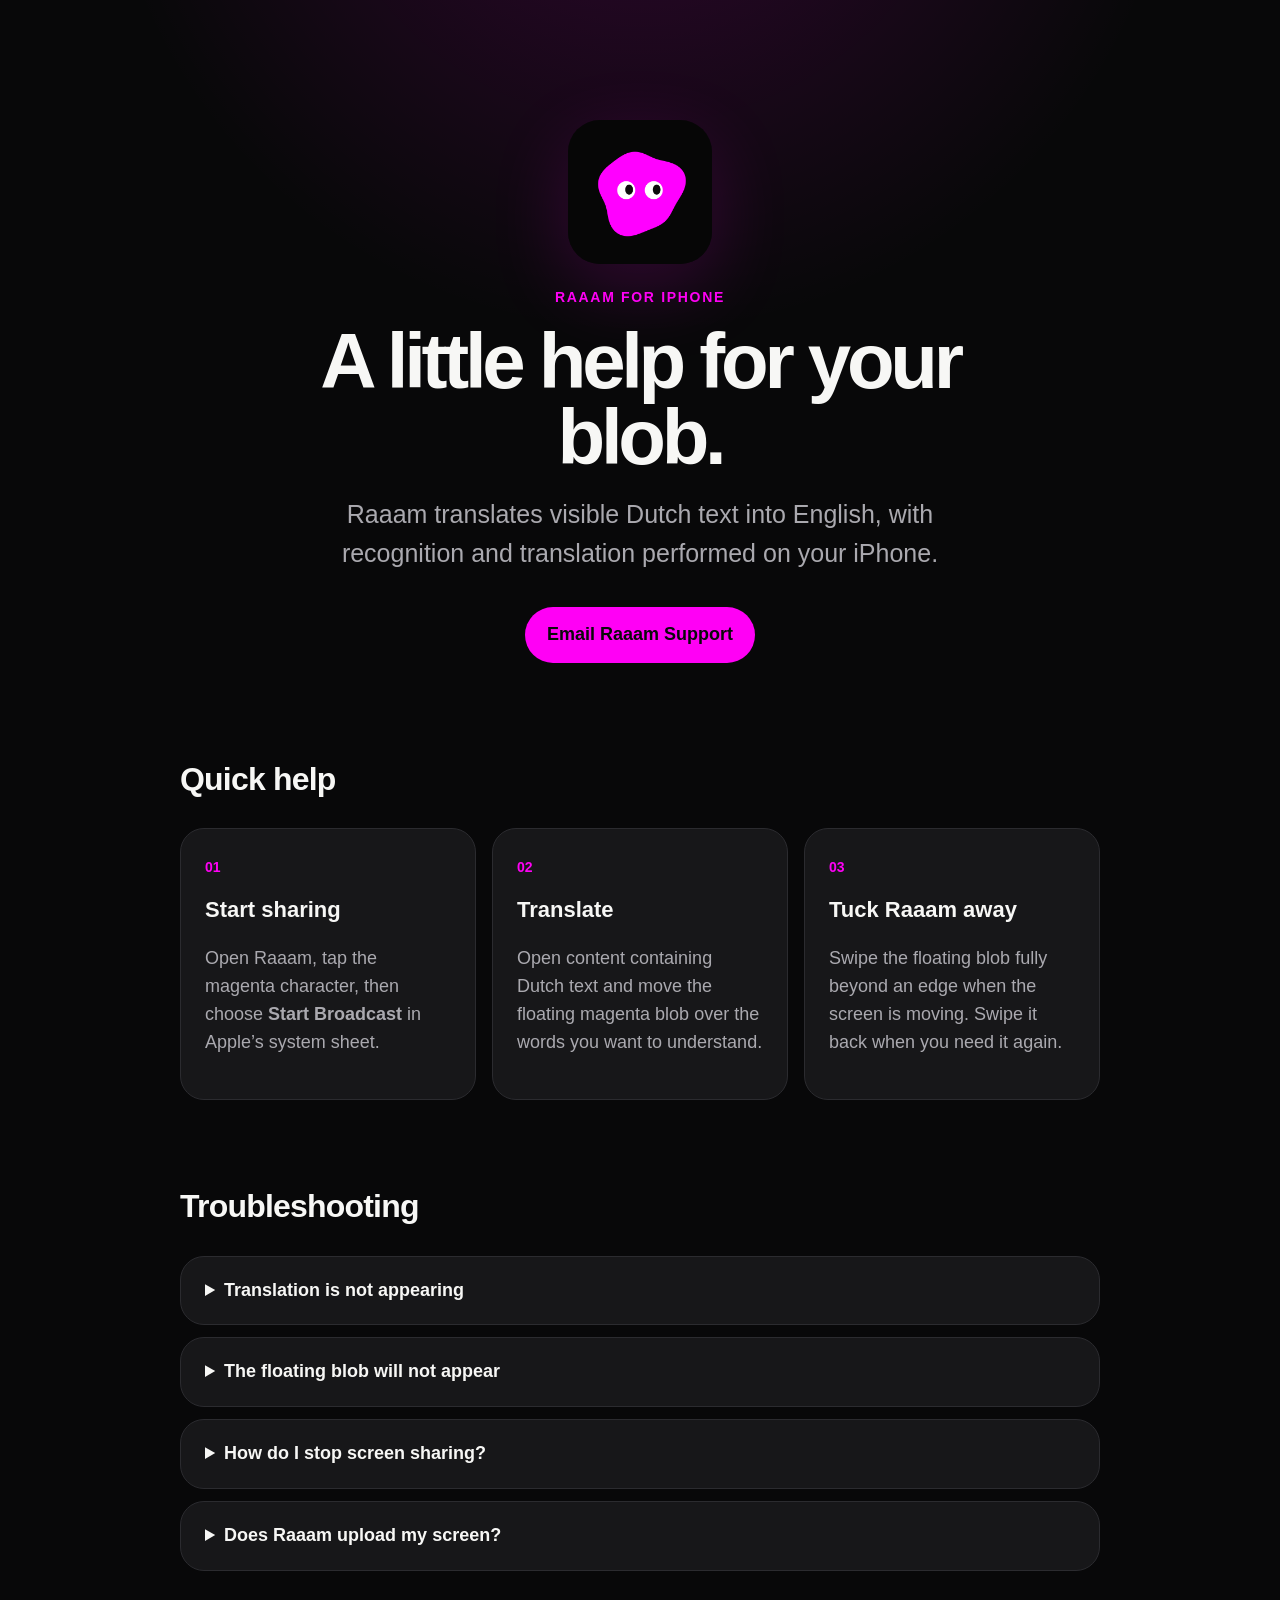
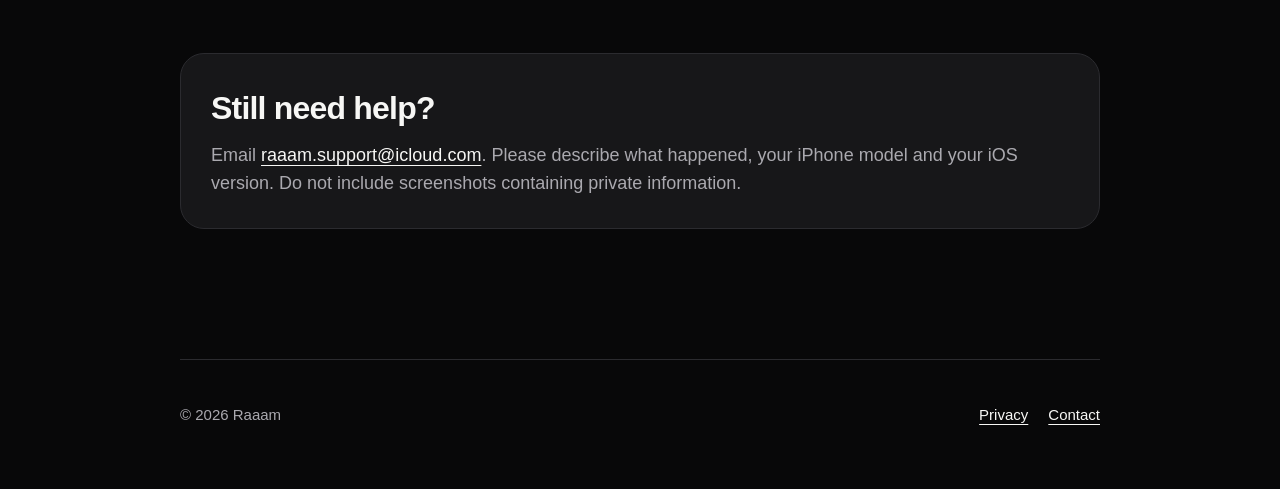
<file: index.html>
<!doctype html>
<html lang="en">
<head>
  <meta charset="utf-8">
  <meta name="viewport" content="width=device-width, initial-scale=1">
  <meta name="description" content="Support for Raaam, the private Dutch-to-English screen translator for iPhone.">
  <title>Raaam Support</title>
  <link rel="stylesheet" href="styles.css">
</head>
<body>
  <main>
    <header class="hero">
      <img src="raaam-icon.png" alt="Raaam, a friendly magenta character" width="144" height="144">
      <p class="eyebrow">Raaam for iPhone</p>
      <h1>A little help for your blob.</h1>
      <p class="lede">Raaam translates visible Dutch text into English, with recognition and translation performed on your iPhone.</p>
      <a class="button" href="mailto:raaam.support@icloud.com?subject=Raaam%20support">Email Raaam Support</a>
    </header>

    <section aria-labelledby="quick-help">
      <h2 id="quick-help">Quick help</h2>
      <div class="cards">
        <article><span>01</span><h3>Start sharing</h3><p>Open Raaam, tap the magenta character, then choose <strong>Start Broadcast</strong> in Apple’s system sheet.</p></article>
        <article><span>02</span><h3>Translate</h3><p>Open content containing Dutch text and move the floating magenta blob over the words you want to understand.</p></article>
        <article><span>03</span><h3>Tuck Raaam away</h3><p>Swipe the floating blob fully beyond an edge when the screen is moving. Swipe it back when you need it again.</p></article>
      </div>
    </section>

    <section aria-labelledby="troubleshooting">
      <h2 id="troubleshooting">Troubleshooting</h2>
      <details><summary>Translation is not appearing</summary><p>Confirm that screen sharing is active and that the floating blob is over clear Dutch text. iOS may need to download its Dutch and English language resources before the first translation.</p></details>
      <details><summary>The floating blob will not appear</summary><p>Return to Raaam, stop the current broadcast using iOS’s recording indicator, and start again. Restarting the iPhone can also clear a stalled Picture in Picture session.</p></details>
      <details><summary>How do I stop screen sharing?</summary><p>Tap the recording indicator shown by iOS and choose Stop, or return to Raaam and use the available stop control.</p></details>
      <details><summary>Does Raaam upload my screen?</summary><p>No. Screen frames, recognised text and translations are processed locally and are not sent to the developer or third parties. Read the <a href="privacy.html">privacy policy</a> for details.</p></details>
    </section>

    <section class="contact" aria-labelledby="contact">
      <h2 id="contact">Still need help?</h2>
      <p>Email <a href="mailto:raaam.support@icloud.com">raaam.support@icloud.com</a>. Please describe what happened, your iPhone model and your iOS version. Do not include screenshots containing private information.</p>
    </section>
  </main>
  <footer><p>© 2026 Raaam</p><nav aria-label="Footer"><a href="privacy.html">Privacy</a><a href="mailto:raaam.support@icloud.com">Contact</a></nav></footer>
</body>
</html>
</file>
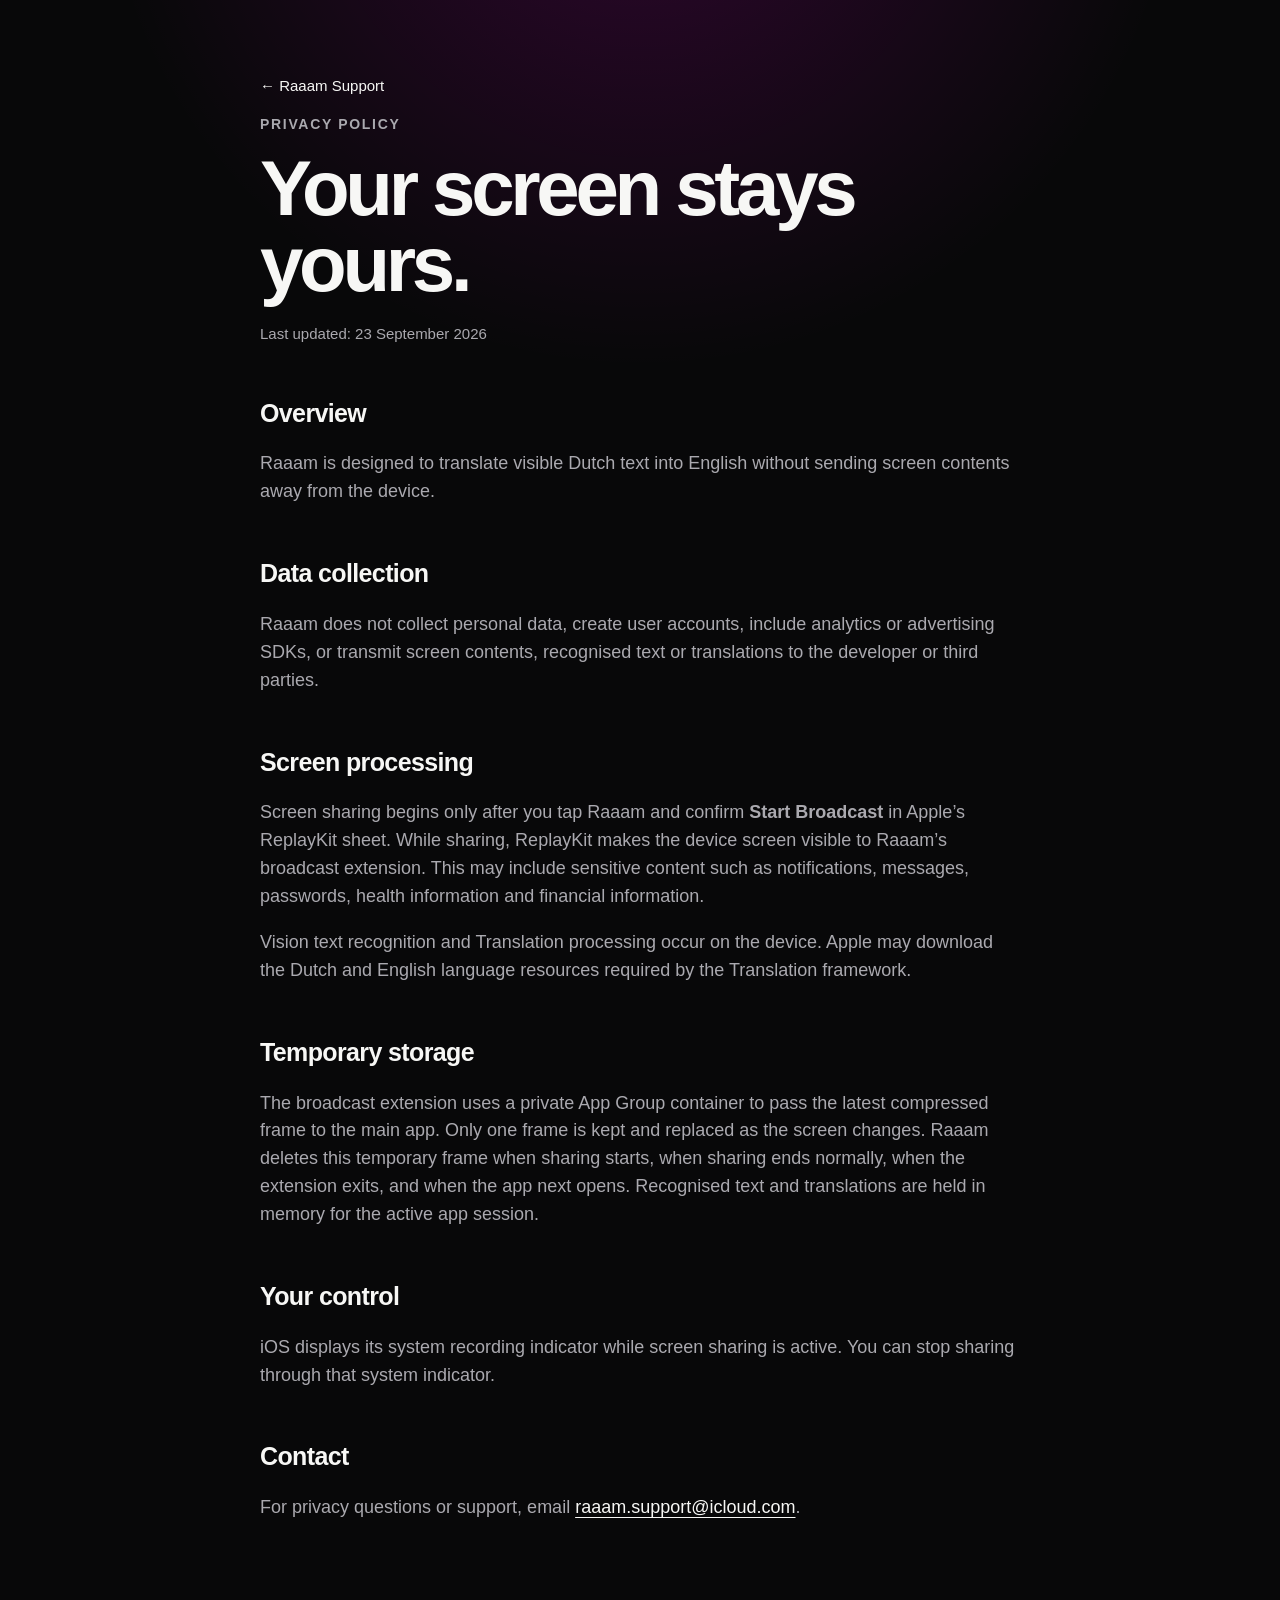
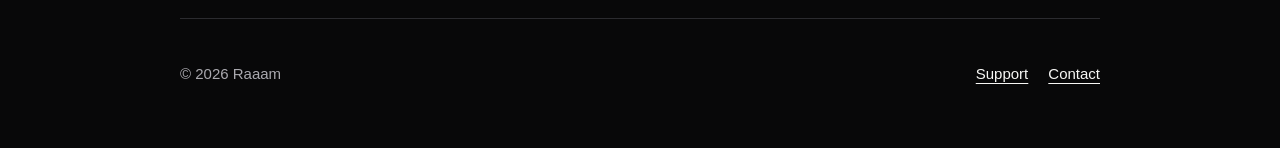
<file: privacy.html>
<!doctype html>
<html lang="en">
<head>
  <meta charset="utf-8">
  <meta name="viewport" content="width=device-width, initial-scale=1">
  <meta name="description" content="Raaam privacy policy.">
  <title>Privacy Policy — Raaam</title>
  <link rel="stylesheet" href="styles.css">
</head>
<body>
  <main class="policy">
    <a class="back" href="index.html">← Raaam Support</a>
    <p class="eyebrow">Privacy policy</p>
    <h1>Your screen stays yours.</h1>
    <p class="updated">Last updated: 23 September 2026</p>

    <section><h2>Overview</h2><p>Raaam is designed to translate visible Dutch text into English without sending screen contents away from the device.</p></section>
    <section><h2>Data collection</h2><p>Raaam does not collect personal data, create user accounts, include analytics or advertising SDKs, or transmit screen contents, recognised text or translations to the developer or third parties.</p></section>
    <section><h2>Screen processing</h2><p>Screen sharing begins only after you tap Raaam and confirm <strong>Start Broadcast</strong> in Apple’s ReplayKit sheet. While sharing, ReplayKit makes the device screen visible to Raaam’s broadcast extension. This may include sensitive content such as notifications, messages, passwords, health information and financial information.</p><p>Vision text recognition and Translation processing occur on the device. Apple may download the Dutch and English language resources required by the Translation framework.</p></section>
    <section><h2>Temporary storage</h2><p>The broadcast extension uses a private App Group container to pass the latest compressed frame to the main app. Only one frame is kept and replaced as the screen changes. Raaam deletes this temporary frame when sharing starts, when sharing ends normally, when the extension exits, and when the app next opens. Recognised text and translations are held in memory for the active app session.</p></section>
    <section><h2>Your control</h2><p>iOS displays its system recording indicator while screen sharing is active. You can stop sharing through that system indicator.</p></section>
    <section><h2>Contact</h2><p>For privacy questions or support, email <a href="mailto:raaam.support@icloud.com">raaam.support@icloud.com</a>.</p></section>
  </main>
  <footer><p>© 2026 Raaam</p><nav aria-label="Footer"><a href="index.html">Support</a><a href="mailto:raaam.support@icloud.com">Contact</a></nav></footer>
</body>
</html>
</file>
<file: styles.css>
:root{color-scheme:dark;--ink:#f7f7f5;--muted:#aaa9af;--surface:#171719;--line:#2b2b2f;--accent:#ff00f5;--page:#080809}*{box-sizing:border-box}html{font-family:-apple-system,BlinkMacSystemFont,"SF Pro Display","Helvetica Neue",sans-serif}body{margin:0;color:var(--ink);background:radial-gradient(circle at 50% -10%,rgba(255,0,245,.16),transparent 34rem),var(--page);font-size:18px;line-height:1.55}main,footer{width:min(920px,calc(100% - 40px));margin-inline:auto}main{padding:72px 0 48px}.hero{text-align:center;padding:48px 0 92px}.hero img{border-radius:32px;box-shadow:0 24px 80px rgba(255,0,245,.15)}.eyebrow{color:var(--accent);font-size:14px;font-weight:750;letter-spacing:.12em;text-transform:uppercase}h1{max-width:760px;margin:12px auto 20px;font-size:clamp(44px,8vw,78px);line-height:.98;letter-spacing:-.055em}.lede{max-width:650px;margin:0 auto 34px;color:var(--muted);font-size:clamp(20px,3vw,25px)}.button{display:inline-block;padding:14px 22px;color:#090909;background:var(--accent);border-radius:999px;font-weight:750;text-decoration:none}section{margin-bottom:82px}h2{margin:0 0 24px;font-size:32px;letter-spacing:-.025em}h3{margin:12px 0 8px;font-size:22px}a{color:var(--ink);text-underline-offset:4px}.cards{display:grid;grid-template-columns:repeat(3,1fr);gap:16px}.cards article,details,.contact{border:1px solid var(--line);background:var(--surface);border-radius:24px}.cards article{padding:24px}.cards article span{color:var(--accent);font-size:14px;font-weight:800}.cards p,details p,.contact p,.policy p{color:var(--muted)}details{margin:12px 0;padding:20px 24px}summary{cursor:pointer;font-weight:700}details p{margin-bottom:2px}.contact{padding:30px}.contact h2{margin-bottom:8px}.contact p{margin:0}.policy{max-width:760px}.policy h1{margin-left:0}.policy section{margin:48px 0}.policy h2{font-size:25px;margin-bottom:10px}.updated,.back{font-size:15px}.back{text-decoration:none}footer{display:flex;justify-content:space-between;align-items:center;padding:28px 0 48px;border-top:1px solid var(--line);color:var(--muted);font-size:15px}footer nav{display:flex;gap:20px}@media(max-width:700px){main{padding-top:38px}.hero{padding:28px 0 64px}.cards{grid-template-columns:1fr}section{margin-bottom:60px}}@media(prefers-reduced-motion:no-preference){.button{transition:transform .2s ease,box-shadow .2s ease}.button:hover{transform:translateY(-2px);box-shadow:0 10px 35px rgba(255,0,245,.28)}}
</file>
